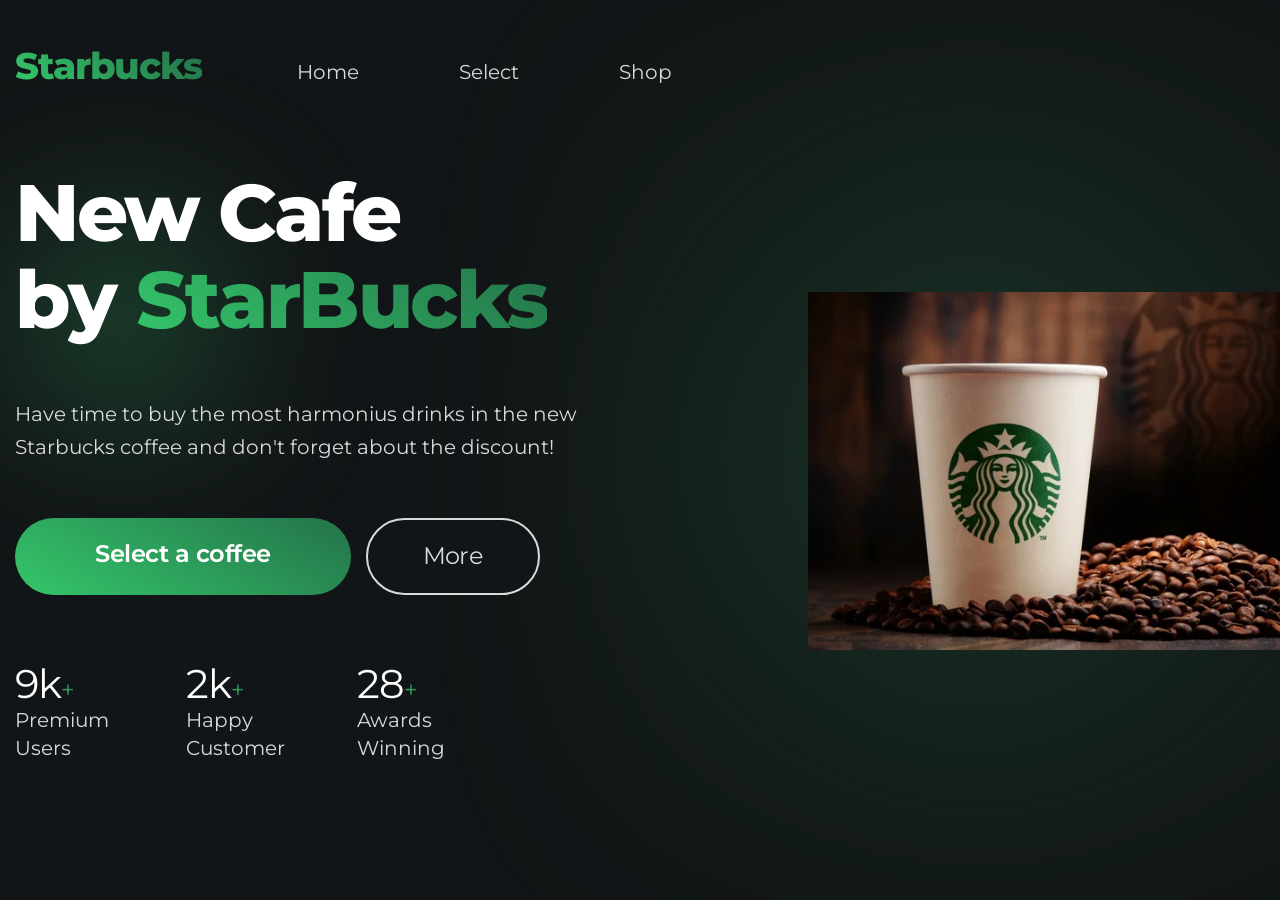
<file: starbocks 2/index.html>
<!DOCTYPE html>
<html lang="en">
    
<head>
    <meta charset="UTF-8">
    <meta name="viewport" content="width=device-width, initial-scale=1.0">
    <title>Starbucks Landing</title>
    <link rel="stylesheet" href="css/style.css">
    <style>
        .stats__item span {
            color: #fff;
            font-size: 40px;
        }

        .stats__item span::after {
            font-size: 24px;
            color: greenyellow;
        }
    </style>
</head>

<body>
    <header class="header">
        <div class="container">
            <a href="#!" class="logo text-gradient header__logo">Starbucks</a>
            
            <nav class="header__nav">
                <a href="#!" class="header__link">Home</a>
                <a href="#!" class="header__link">Select</a>
                <a href="#!" class="header__link">Shop</a>
            </nav>
        </div>
    </header>
    
    <main class="main">
        <section class="welcome">
            <div class="container">
                <div class="welcome__desc">
                    <h1 class="title welcome__title">New Cafe <br> by <span class="text-gradient">StarBucks</span></h1>
                    <p class="welcome__text">
                        Have time to buy the most harmonius drinks in the new Starbucks
                        coffee and don't forget about the discount!
                    </p>
                    <div class="welcome__btns-wrapper">
                        <a href="#!" class="btn">Select a coffee</a>
                        <a href="#!" class="link">More</a>
                    </div>
                    
                    <div class="stats">
                        <p class="stats__item">
                            <span class="stats__num">9k</span>
                            Premium
                            Users
                        </p>
                        <p class="stats__item">
                            <span class="stats__num">2k</span>
                            Happy
                            Customer
                        </p>
                        <p class="stats__item">
                            <span class="stats__num">28</span>
                            Awards
                            Winning
                        </p>
                    </div>
                </div>
                

                <div class="welcome__img-wrapper">
                    <img src="./images/cups/green-big.jpg" alt="" class="welcome__img">
                </div>


            </div>
        </section>
    </main>
</body>
</html>
</file>
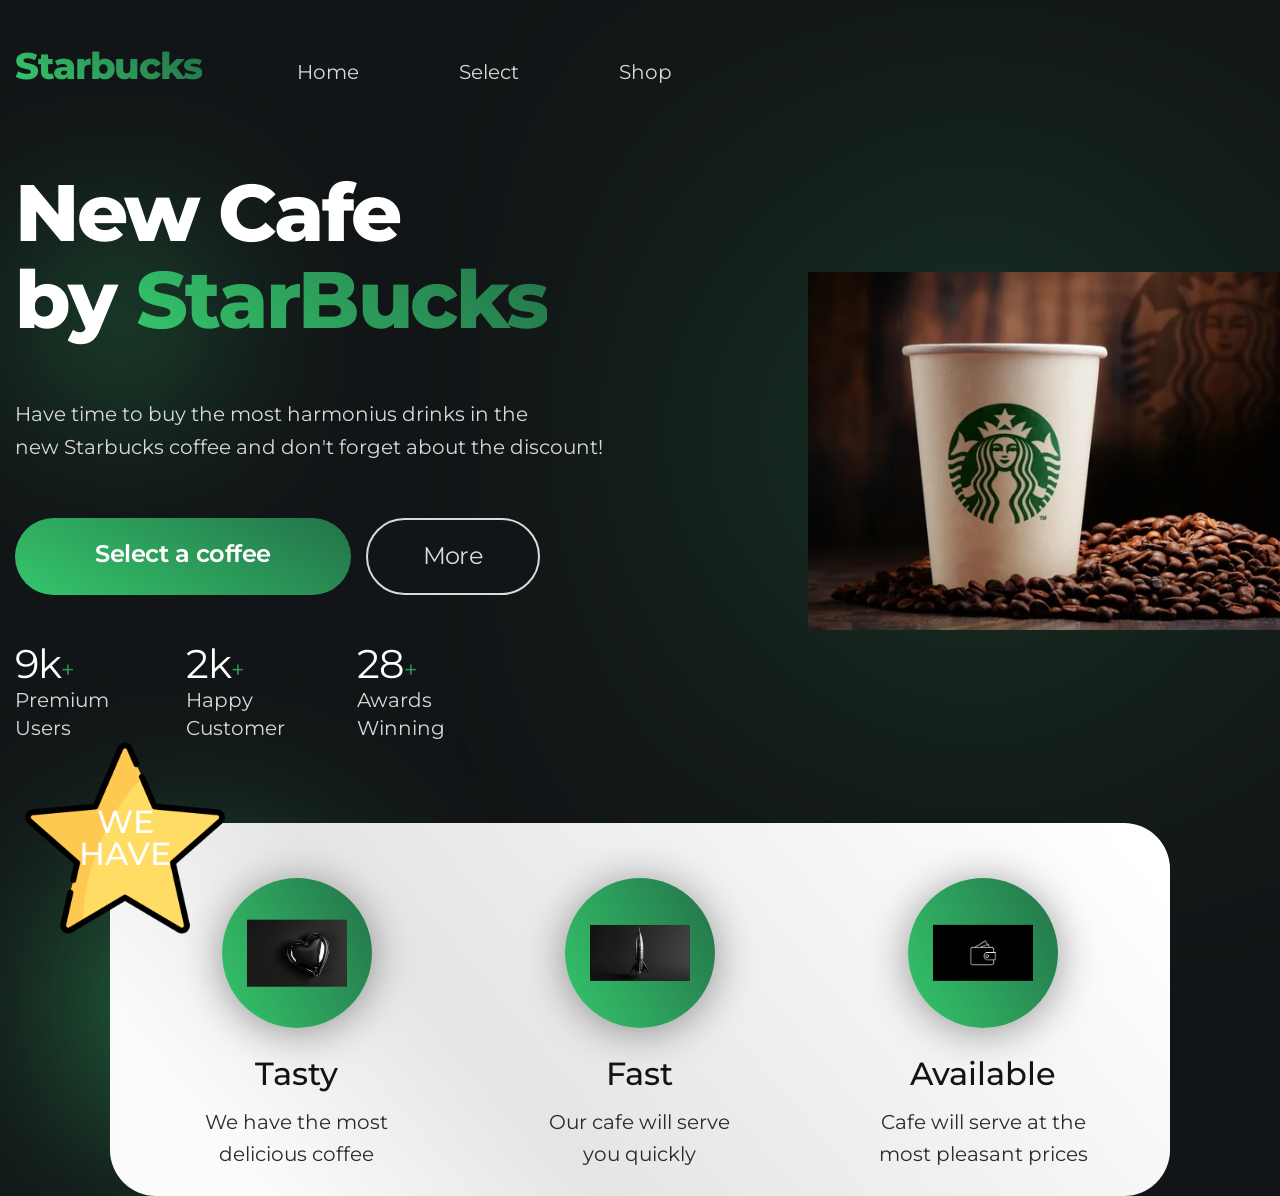
<file: starbocks 3/index.html>
<!DOCTYPE html>
<html lang="en">
    
<head>
    <meta charset="UTF-8">
    <meta name="viewport" content="width=device-width, initial-scale=1.0">
    <title>Starbucks Landing</title>
    <link rel="stylesheet" href="css/style.css">
    <style>
        .stats__item span {
            color: #fff;
            font-size: 40px;
        }

        .stats__item span::after {
            font-size: 24px;
            color: greenyellow;
        }
    </style>
</head>

<body>
    <header class="header">
        <div class="container">
            <a href="#!" class="logo text-gradient header__logo">Starbucks</a>
            
            <nav class="header__nav">
                <a href="#!" class="header__link">Home</a>
                <a href="#!" class="header__link">Select</a>
                <a href="#!" class="header__link">Shop</a>
            </nav>
        </div>
    </header>
    
    <main class="main">
        <section class="welcome">
            <div class="container">
                <div class="welcome__desc">
                    <h1 class="title welcome__title">New Cafe <br> by <span class="text-gradient">StarBucks</span></h1>
                    <!-- ! &nbsp; -->
                    <p class="welcome__text">
                        Have time to buy the most harmonius drinks in the new&nbsp;Starbucks coffee and don't forget
                        about the discount!
                    </p>
                    <div class="welcome__btns-wrapper">
                        <a href="#!" class="btn">Select a coffee</a>
                        <a href="#!" class="link">More</a>
                    </div>
                    
                    <div class="stats">
                        <p class="stats__item">
                            <span class="stats__num">9k</span>
                            Premium
                            Users
                        </p>
                        <p class="stats__item">
                            <span class="stats__num">2k</span>
                            Happy
                            Customer
                        </p>
                        <p class="stats__item">
                            <span class="stats__num">28</span>
                            Awards
                            Winning
                        </p>
                    </div>
                </div>
                

                <div class="welcome__img-wrapper">
                    <img src="./images/cups/green-big.jpg" alt="" class="welcome__img">
                </div>


            </div>
        </section>
        

        <section class="benefits">
            <div class="container benefits__container">

                <!-- <p class="benefits__badge">we<br>have</p> -->
                

                
                <div class="benefits__item">
                    <div class="benefits__img-wrapper">
                        <img src="images/icons/3d/heart.jpg" alt="" class="benefits__icon benefits__icon--heart">
                    </div>
                    <p class="benefits__title">Tasty</p>
                    <p class="benefits__desc">We have the most delicious coffee</p>
                </div>

                <div class="benefits__item">
                    <div class="benefits__img-wrapper">
                        <img src="images/icons/3d/rocket.jpg" alt="" class="benefits__icon benefits__icon--rocket">
                    </div>
                    <p class="benefits__title">Fast</p>
                    <p class="benefits__desc">Our cafe will serve you quickly</p>
                </div>

                <div class="benefits__item">
                    <div class="benefits__img-wrapper">
                        <img src="images/icons/3d/money.jpg" alt="" class="benefits__icon benefits__icon--money">
                    </div>
                    <p class="benefits__title">Available</p>
                    <p class="benefits__desc">Cafe will serve at the most pleasant
                    prices</p>
                </div>
            </div>
        </section>
    </main>
</body>
</html>
</file>
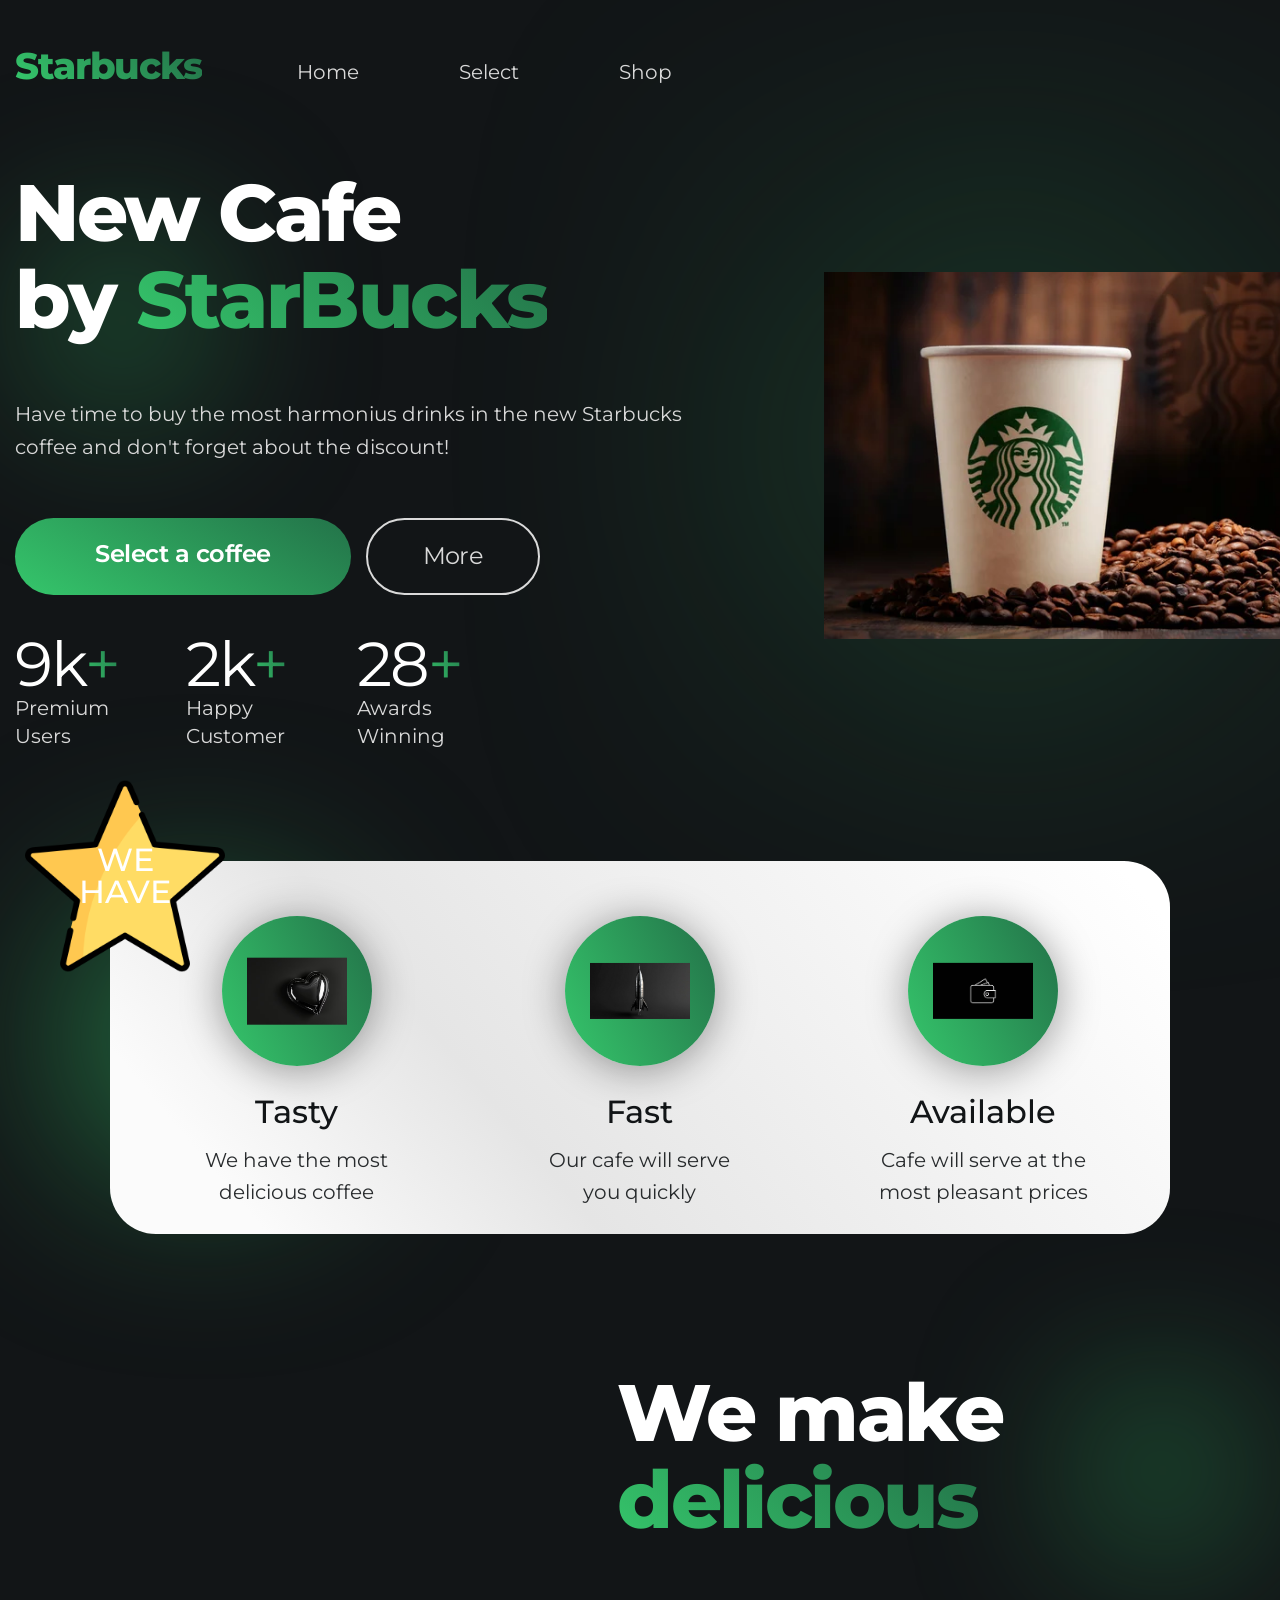
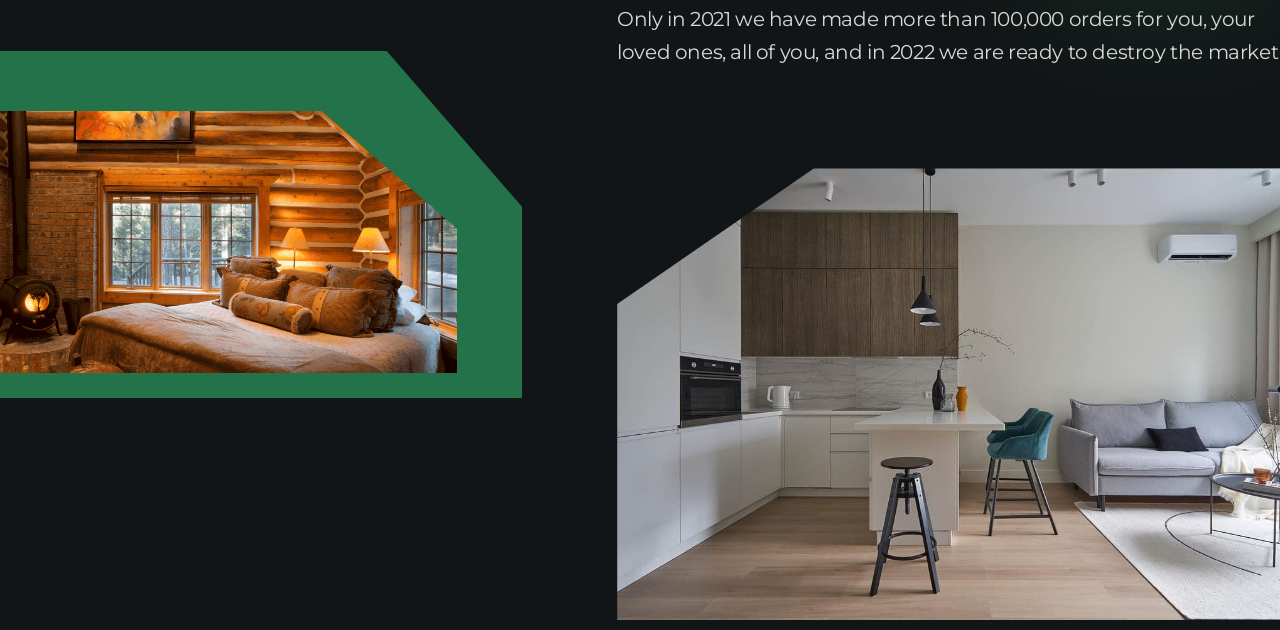
<file: starbocks 4/index.html>
<!DOCTYPE html>
<html lang="en">
    
<head>
    <meta charset="UTF-8">
    <meta name="viewport" content="width=device-width, initial-scale=1.0">
    <title>Starbucks Landing</title>
    <link rel="stylesheet" href="css/style.css">
    <style>
        .stats__item span {
            color: #fff;
            font-size: 40px;
        }

        .stats__item span::after {
            font-size: 24px;
            color: greenyellow;
        }
    </style>
</head>

<body>
    <header class="header">
        <div class="container">
            <a href="#!" class="logo text-gradient header__logo">Starbucks</a>
            
            <nav class="header__nav">
                <a href="#!" class="header__link">Home</a>
                <a href="#!" class="header__link">Select</a>
                <a href="#!" class="header__link">Shop</a>
            </nav>
        </div>
    </header>
    
    <main class="main">

        <!-- welcome -->

        <section class="welcome">
            <div class="container">
                <div class="welcome__desc">
                    <h1 class="title welcome__title">New Cafe <br> by <span class="text-gradient">StarBucks</span></h1>
                    <!-- ! &nbsp; -->
                    <p class="welcome__text">
                        Have time to buy the most harmonius drinks in the new&nbsp;Starbucks coffee and don't forget
                        about the discount!
                    </p>
                    <div class="welcome__btns-wrapper">
                        <a href="#!" class="btn">Select a coffee</a>
                        <a href="#!" class="link">More</a>
                    </div>
                    
                    <div class="history">
                        <p class="history__item">
                            <span class="history__num">9k</span>
                            Premium
                            Users
                        </p>
                        <p class="history__item">
                            <span class="history__num">2k</span>
                            Happy
                            Customer
                        </p>
                        <p class="history__item">
                            <span class="history__num">28</span>
                            Awards
                            Winning
                        </p>
                    </div>
                </div>
                

                <div class="welcome__img-wrapper">
                    <img src="./images/cups/green-big.jpg" alt="" class="welcome__img">
                </div>


            </div>
        </section>
        

        <!-- benefits -->

        <section class="benefits">
            <div class="container benefits__container">

                <!-- <p class="benefits__badge">we<br>have</p> -->
                

                
                <div class="benefits__item">
                    <div class="benefits__img-wrapper">
                        <img src="images/icons/3d/heart.jpg" alt="" class="benefits__icon benefits__icon--heart">
                    </div>
                    <p class="benefits__title">Tasty</p>
                    <p class="benefits__desc">We have the most delicious coffee</p>
                </div>

                <div class="benefits__item">
                    <div class="benefits__img-wrapper">
                        <img src="images/icons/3d/rocket.jpg" alt="" class="benefits__icon benefits__icon--rocket">
                    </div>
                    <p class="benefits__title">Fast</p>
                    <p class="benefits__desc">Our cafe will serve you quickly</p>
                </div>

                <div class="benefits__item">
                    <div class="benefits__img-wrapper">
                        <img src="images/icons/3d/money.jpg" alt="" class="benefits__icon benefits__icon--money">
                    </div>
                    <p class="benefits__title">Available</p>
                    <p class="benefits__desc">Cafe will serve at the most pleasant
                    prices</p>
                </div>
            </div>
        </section>

        <!-- stats -->

        <section class="stats">
            <div class="container">
                <div class="stats__img-wrapper">
                    <img src="images/room.jpg" alt="" class="stats__img">
                </div>

                <div class="stats__text">
                    <h2 class="title stats__title">We make <span 
                    class="text-gradient">delicious</span></h2>
                    <p class="stats__desc">Only in 2021 we have made more than 100,000
                        orders for you, your loved ones, all of you, and in 2022 we are
                        ready to destroy the market</p>
                    <img src="images/kitchen.jpg" alt="" class="stats__pic">
                </div>
            </div>
        </section>
    </main>
</body>
</html>
</file>
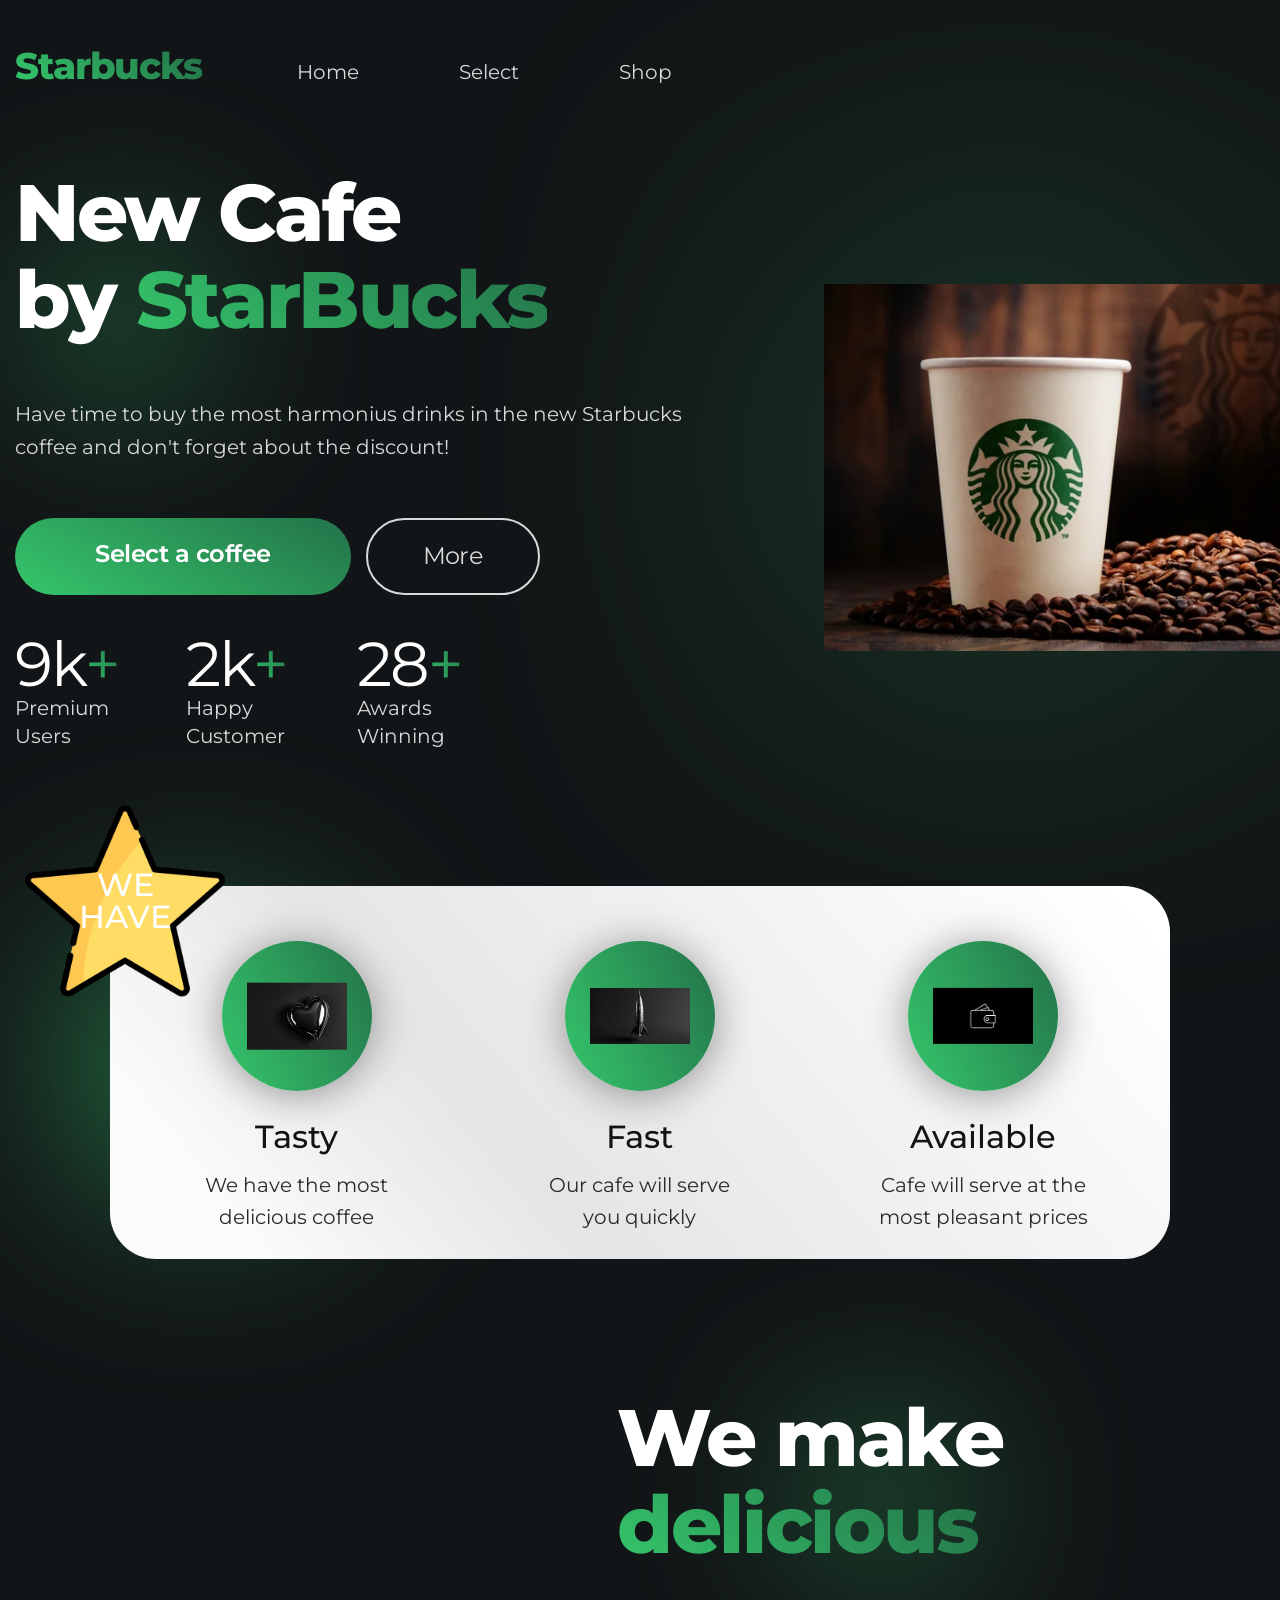
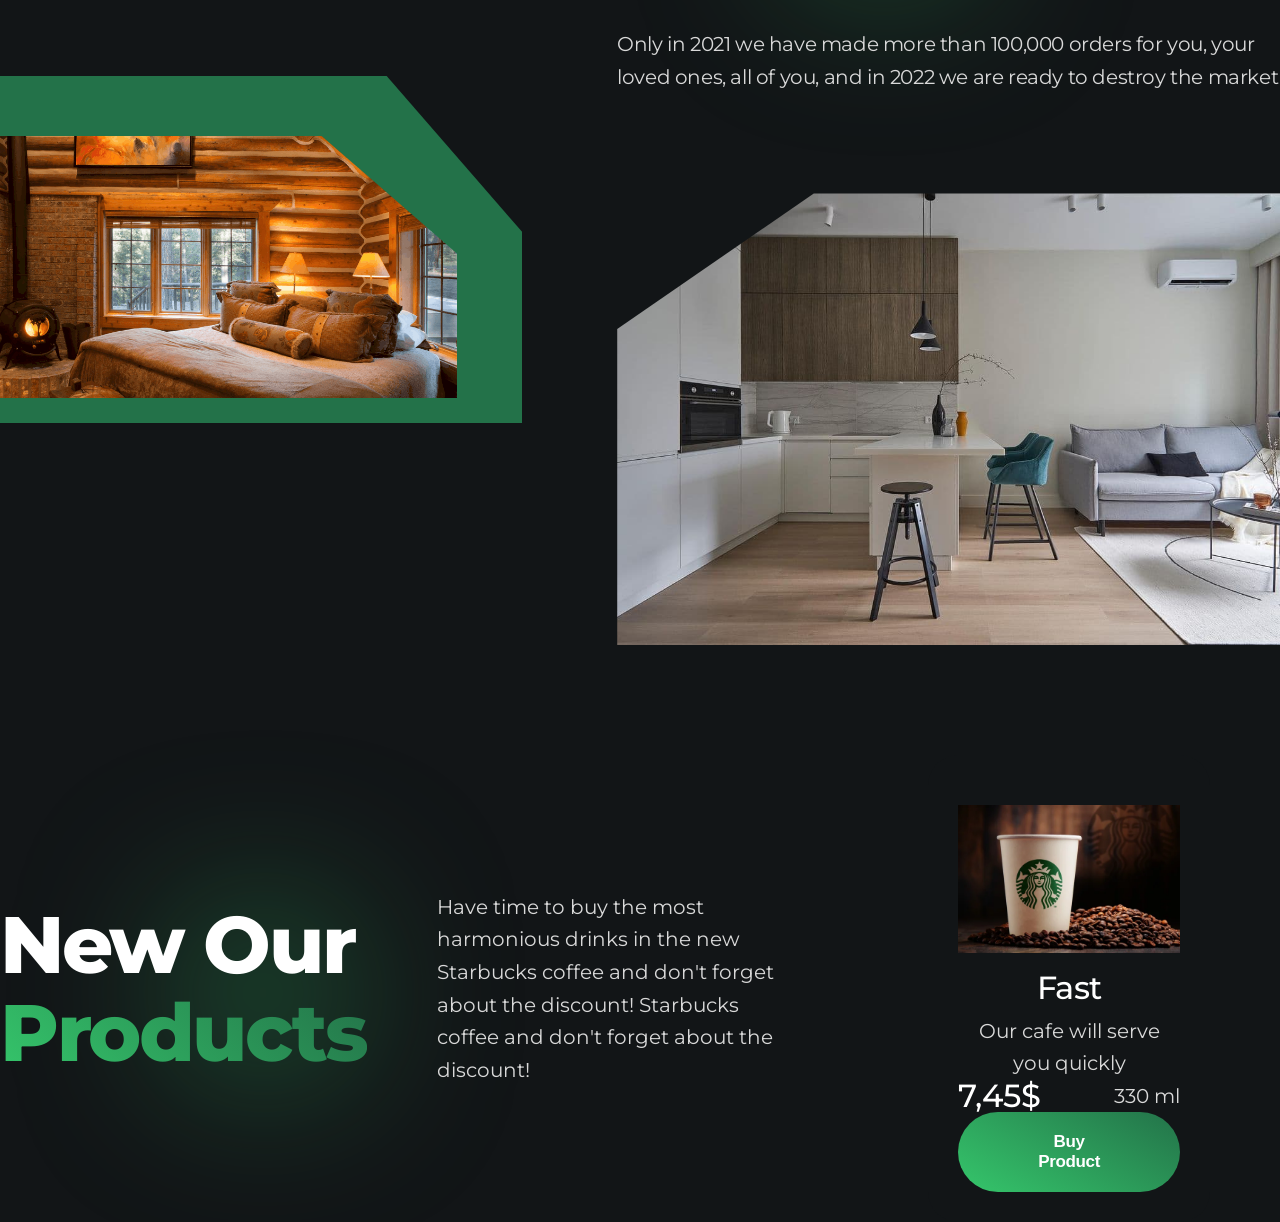
<file: starbocks 5/index.html>
<!DOCTYPE html>
<html lang="en">
    
<head>
    <meta charset="UTF-8">
    <meta name="viewport" content="width=device-width, initial-scale=1.0">
    <title>Starbucks Landing</title>
    <link rel="stylesheet" href="css/style.css">
    <style>
        .stats__item span {
            color: #fff;
            font-size: 40px;
        }

        .stats__item span::after {
            font-size: 24px;
            color: greenyellow;
        }
    </style>
</head>

<body>
    <header class="header">
        <div class="container">
            <a href="#!" class="logo text-gradient header__logo">Starbucks</a>
            
            <nav class="header__nav">
                <a href="#!" class="header__link">Home</a>
                <a href="#!" class="header__link">Select</a>
                <a href="#!" class="header__link">Shop</a>
            </nav>
        </div>
    </header>
    
    <main class="main">

        <!-- welcome -->

        <section class="welcome">
            <div class="container">
                <div class="welcome__desc">
                    <h1 class="title welcome__title">New Cafe <br> by <span class="text-gradient">StarBucks</span></h1>
                    <!-- ! &nbsp; -->
                    <p class="welcome__text">
                        Have time to buy the most harmonius drinks in the new&nbsp;Starbucks coffee and don't forget
                        about the discount!
                    </p>
                    <div class="welcome__btns-wrapper">
                        <a href="#!" class="btn">Select a coffee</a>
                        <a href="#!" class="link">More</a>
                    </div>
                    
                    <div class="history">
                        <p class="history__item">
                            <span class="history__num">9k</span>
                            Premium
                            Users
                        </p>
                        <p class="history__item">
                            <span class="history__num">2k</span>
                            Happy
                            Customer
                        </p>
                        <p class="history__item">
                            <span class="history__num">28</span>
                            Awards
                            Winning
                        </p>
                    </div>
                </div>
                

                <div class="welcome__img-wrapper">
                    <img src="./images/cups/green-big.jpg" alt="" class="welcome__img">
                </div>


            </div>
        </section>
        

        <!-- benefits -->

        <section class="benefits">
            <div class="container benefits__container">

                <!-- <p class="benefits__badge">we<br>have</p> -->
                

                
                <div class="benefits__item">
                    <div class="benefits__img-wrapper">
                        <img src="images/icons/3d/heart.jpg" alt="" class="benefits__icon benefits__icon--heart">
                    </div>
                    <p class="benefits__title">Tasty</p>
                    <p class="benefits__desc">We have the most delicious coffee</p>
                </div>

                <div class="benefits__item">
                    <div class="benefits__img-wrapper">
                        <img src="images/icons/3d/rocket.jpg" alt="" class="benefits__icon benefits__icon--rocket">
                    </div>
                    <p class="benefits__title">Fast</p>
                    <p class="benefits__desc">Our cafe will serve you quickly</p>
                </div>

                <div class="benefits__item">
                    <div class="benefits__img-wrapper">
                        <img src="images/icons/3d/money.jpg" alt="" class="benefits__icon benefits__icon--money">
                    </div>
                    <p class="benefits__title">Available</p>
                    <p class="benefits__desc">Cafe will serve at the most pleasant
                    prices</p>
                </div>
            </div>
        </section>

        <!-- stats -->

        <section class="stats">
            <div class="container">
                <div class="stats__img-wrapper">
                    <img src="images/room.jpg" alt="" class="stats__img">
                </div>

                <div class="stats__text">
                    <h2 class="title stats__title">We make <span 
                    class="text-gradient">delicious</span></h2>
                    <p class="stats__desc">Only in 2021 we have made more than 100,000
                        orders for you, your loved ones, all of you, and in 2022 we are
                        ready to destroy the market</p>
                    <img src="images/kitchen.jpg" alt="" class="stats__pic">
                </div>
            </div>
        </section>

        <!-- product -->

        <section class="product">
            <div class="products__text">
                <h2 class="title products__title">New Our <span
                class="text-gradient">Products</span></h2>
                <p class="products__desc">Have time to buy the most harmonious
                drinks in the new Starbucks coffee and don't forget about the 
                discount! Starbucks coffee and don't forget about the discount!
                </p>

                <p class="produts__cards">
                    <div class="card">
                        <div class="card__img-wrapper">
                            <img src="images/cups/green-big.jpg" alt="" class="card__img">
                        </div>
                        
                        <p class="card__title">Fast</p>
                        <p class="card__desc">Our cafe will serve you quickly</p>

                        <div class="card__row">
                            <p class="card__price">7,45$</p>
                            <p class="card__size">330 ml</p>
                        </div>

                        <button class="btn card__btn">Buy Product</button>
                    </div>
                </p>
            </div>
        </section>

    </main>
</body>
</html>
</file>
<file: starbocks 2/css/style.css>
@import url('https://fonts.googleapis.com/css2?family=Montserrat:wght@100..900&display=swap');

/* 
Regular 400
Medium 500
SemiBold 600
ExtraBold 800
*/

/* * {
    box-sizing: border-box;
} */

html {
    overflow-x: hidden;
}

body {
    margin: 0;


    font-family: 'Montserrat', serif;
    color: #D9D9D9;


    font-size: 20px;
    line-height: 163%;
    /* letter-spacing: -0.02em; */


    background-color: #121517;

}

img {
    max-width: 100%;
}

h1, h2 {
    font-weight: 800;
    margin: 0;
}

a {
    color: #D9D9D9;
    text-decoration: none;
    transition: opacity 0.3s;
}

a:hover {
    opacity: 0.6;
}


.header {
    padding: 50px 0;
}

.header .container {
    display: flex;
    align-items: baseline;
    gap: 95px;
}
.container {
    max-width: 1300px;
    margin: 0 auto;
    padding: 0 15px;
}


.logo {
    font-weight: 800;
    font-size: 37px;
    letter-spacing: -0.03em;
}


.text-gradient {
    background: linear-gradient(223deg, #237249 0%, #35c66b 100%);
    background-clip: text;
    -webkit-background-clip: text;
    -webkit-text-fill-color: transparent;
}

.btn {

    padding: 20px 80px;
    border-radius: 83px;
    background: linear-gradient(210deg, #237249 0%, #35c66b 100%);

    font-weight: 639;
    font-size: 24px;
    letter-spacing: -0.02em;
    color: #fff;
    transition: 0.3s;
}


.link {

    padding: 20px 55px;


    background: #121517;
    border: 2px solid #dadada;

    border-radius: 40px; /* скругление как на кнопке */

    
    font-size: 24px;
    letter-spacing: -0.03em;
    color: #d9d9d9;

    text-decoration: none;
    text-align: center;

    transition: all 0.3s ease;
}



.header__logo {
}

.header__nav {
}

.header__link + .header__link {
    margin-left: 95px;
}


/* main */




.main {
}



.welcome {
    margin-top: 30px;
}


.welcome__desc {
    min-width: 575px;
}

.welcome .container {
    display: flex;
    align-items: center;
    justify-content: space-between;
}

.title {
    font-size: 80px;
    line-height: 109%;
    letter-spacing: -0.03em;
    color: #fff;
}

.welcome__title {
    margin-bottom: 55px;
    position: relative;
}

.welcome__title::before {
    content: "";

    position: absolute;
    left: 40px;
    top: 80px;
    z-index: -5;


    /* display: block; */
    width: 140px;
    height: 140px;

    border-radius: 100%;
    background: linear-gradient(245deg, rgba(35, 114, 73, 0.55) 0%, rgba(53, 198, 107, 0.73) 51.85%);
    filter: blur(90px);
}

.welcome__text {
    margin-bottom: 55px;
}

.welcome__btns-wrapper {
    display: flex;
    gap: 15px;
    margin-bottom: 55px;
}


.stats {
    display: flex;
    gap: 45px;
}

.stats__item {
    width: 126px;
    line-height: 144%;
}

.stats__num {
    font-weight: 400;
    font-size: 62px;
    /* line-height: 109%; */
    letter-spacing: -0.03em;
    color: #fff;
}

.stats__num::after {
    content: "+";
    background: linear-gradient(244deg, #237249 0%, #35c66b 100%);
    background-clip: text;
    -webkit-background-clip: text;
    -webkit-text-fill-color: transparent;
}

.welcome__img-wrapper {
    padding-right: 60px;
    position: relative;
}

/* .welcome__img-wrapper::before {
    content: "";
    width: 860px;
    height: 620px;

    position: absolute;
    right: -230px;
    bottom: -180px;
    z-index: -10;

    
    background: linear-gradient(245deg, rgba(35, 114, 73, 0.55) 0%, rgba(53, 198, 107, 0.73) 51.85%);
    background-size: contain;
    background-position: center;
    background-repeat: no-repeat;
} */
    


.welcome__img-wrapper::after {
    content: "";

    position: absolute;
    right: 130px;
    bottom: 60px;
    z-index: -5;

    width: 300px;
    height: 300px;

    border-radius: 100%;
    background: linear-gradient(245deg, rgba(35, 114, 73, 0.55) 0%, rgba(53, 198, 107, 0.73) 51.85%);
    filter: blur(170px);
}

.welcome__img {
    width: 770px;
    margin-left: 140px;
}
</file>
<file: starbocks 3/css/style.css>
@import url('https://fonts.googleapis.com/css2?family=Montserrat:wght@100..900&display=swap');

/* 
Regular 400
Medium 500
SemiBold 600
ExtraBold 800
*/

/* * {
    box-sizing: border-box;
} */

html {
    overflow-x: hidden;
}

body {
    margin: 0;


    font-family: 'Montserrat', serif;
    color: #D9D9D9;


    font-size: 20px;
    line-height: 163%;
    /* letter-spacing: -0.02em; */


    background-color: #121517;

}

img {
    max-width: 100%;
}

h1, h2 {
    font-weight: 800;
    margin: 0;
}

p {
    margin: 0;
}

a {
    color: #D9D9D9;
    text-decoration: none;
    transition: opacity 0.3s;
}

a:hover {
    opacity: 0.6;
}


.header {
    padding: 50px 0;
}

.header .container {
    display: flex;
    align-items: baseline;
    gap: 95px;
}
.container {
    max-width: 1300px;
    margin: 0 auto;
    padding: 0 15px;
}


.logo {
    font-weight: 800;
    font-size: 37px;
    letter-spacing: -0.03em;
}


.text-gradient {
    background: linear-gradient(223deg, #237249 0%, #35c66b 100%);
    background-clip: text;
    -webkit-background-clip: text;
    -webkit-text-fill-color: transparent;
}

.btn {

    padding: 20px 80px;
    border-radius: 83px;
    background: linear-gradient(210deg, #237249 0%, #35c66b 100%);

    font-weight: 639;
    font-size: 24px;
    letter-spacing: -0.02em;
    color: #fff;
    transition: 0.3s;
}


.link {

    padding: 20px 55px;


    background: #121517;
    border: 2px solid #dadada;

    border-radius: 40px; /* скругление как на кнопке */

    
    font-size: 24px;
    letter-spacing: -0.03em;
    color: #d9d9d9;

    text-decoration: none;
    text-align: center;

    transition: all 0.3s ease;
}



.header__logo {
}

.header__nav {
}

.header__link + .header__link {
    margin-left: 95px;
}


/* main */




.main {
}



.welcome {
    margin-top: 30px;
}


.welcome__desc {
    min-width: 575px;
}

.welcome .container {
    display: flex;
    align-items: center;
    justify-content: space-between;
}

.title {
    font-size: 80px;
    line-height: 109%;
    letter-spacing: -0.03em;
    color: #fff;
}

.welcome__title {
    margin-bottom: 55px;
    position: relative;
}

.welcome__title::before {
    content: "";

    position: absolute;
    left: 40px;
    top: 80px;
    z-index: -5;


    /* display: block; */
    width: 140px;
    height: 140px;

    border-radius: 100%;
    background: linear-gradient(245deg, rgba(35, 114, 73, 0.55) 0%, rgba(53, 198, 107, 0.73) 51.85%);
    filter: blur(90px);
}

.welcome__text {
    margin-bottom: 55px;
}

.welcome__btns-wrapper {
    display: flex;
    gap: 15px;
    margin-bottom: 55px;
}


.stats {
    display: flex;
    gap: 45px;
}

.stats__item {
    width: 126px;
    line-height: 144%;
}

.stats__num {
    font-weight: 400;
    font-size: 62px;
    /* line-height: 109%; */
    letter-spacing: -0.03em;
    color: #fff;
}

.stats__num::after {
    content: "+";
    background: linear-gradient(244deg, #237249 0%, #35c66b 100%);
    background-clip: text;
    -webkit-background-clip: text;
    -webkit-text-fill-color: transparent;
}

.welcome__img-wrapper {
    padding-right: 60px;
    position: relative;
}

/* .welcome__img-wrapper::before {
    content: "";
    width: 860px;
    height: 620px;

    position: absolute;
    right: -230px;
    bottom: -180px;
    z-index: -10;

    
    background: linear-gradient(245deg, rgba(35, 114, 73, 0.55) 0%, rgba(53, 198, 107, 0.73) 51.85%);
    background-size: contain;
    background-position: center;
    background-repeat: no-repeat;
} */
    


.welcome__img-wrapper::after {
    content: "";

    position: absolute;
    right: 130px;
    bottom: 60px;
    z-index: -5;

    width: 300px;
    height: 300px;

    border-radius: 100%;
    background: linear-gradient(245deg, rgba(35, 114, 73, 0.55) 0%, rgba(53, 198, 107, 0.73) 51.85%);
    filter: blur(170px);
}

.welcome__img {
    width: 770px;
    margin-left: 140px;
}




/* benefits */





.benefits {
    margin-top: 80px;
}
.container {
}
.benefits__container {
    max-width: 1030px;
    padding-top: 55px;
    padding-bottom: 25px;

    position: relative;


    display: flex;
    justify-content: space-around;

    background: linear-gradient(230deg, #fff 3.94%, #e5e5e5 64.08%, #fbfbfb 88.62%);
    border-radius: 46px;
}

.benefits__container::before {
    content: "";

    position: absolute;
    left: -30px;
    top: 50px;
    z-index: -5;


    /* display: block; */
    width: 250px;
    height: 250px;

    border-radius: 100%;
    background: linear-gradient(245deg, rgba(35, 114, 73, 0.55) 0%, rgba(53, 198, 107, 0.73) 51.85%);
    filter: blur(100px);
}

.benefits__container::after {
    content: "WE\AHAVE";

    white-space: pre-wrap;
    

    position: absolute;
    top: 15px;
    left: 15px;

    display: flex;
    align-items: center;
    justify-content: center;

    z-index: 10;

    width: 200px;
    height: 200px;


    font-weight: 500;
    font-size: 32px;
    text-transform: uppercase;
    text-align: center;
    color: #fff;


    transform: translate(-50%, -50%);


    /* background-color: red; */
    background-image: url("../images/icons/star.png");
    background-size: contain;
    background-position: center;
    background-repeat: no-repeat;
    
}



/* .benefits__badge {
    white-space: pre-wrap;
    

    position: absolute;
    top: 0;
    left: 0;

    display: flex;
    align-items: center;
    justify-content: center;

    z-index: 10;

    width: 180px;
    height: 180px;


    font-weight: 500;
    font-size: 32px;
    text-transform: uppercase;
    text-align: center;
    color: #fff;



    background-image: url("../images/icons/star.png");
    background-size: contain;
    background-position: center;
    background-repeat: no-repeat;
    
} */



.benefits__item {
    max-width: 220px;
    text-align: center;
}
.benefits__img-wrapper {
    display: flex;
    justify-content: center;
    align-items: center;

    position: relative;

    margin-bottom: 30px;

    /* background-color: red; */
}

.benefits__img-wrapper::before {
    content: "";
    display: block;
    width: 150px;
    height: 150px;
    
    
    border-radius: 100%;
    background: linear-gradient(245deg, #237249 0%, #35c66b 100%);
    box-shadow: 0 4px 41px 0 rgba(0, 0, 0, 0.39);
}

.benefits__heart {
    top: calc(50% + 10px);
    left: calc(50% + 5px);
}

.benefits__rocket {
    width: 210px;
    top: calc(50% + 10px);
    left: calc(50% - 10px);
}

.benefits__money {
    width: 210px;
    /* top: calc(50% + 10px);
    left: calc(50% - 10px); */
}

.benefits__title {
    margin-bottom: 15px;
    text-align: center;
    font-weight: 500;
    font-size: 32px;
    color: #121517;
}
.benefits__desc {
    line-height: 163%;
    color: rgba(18, 21, 23, 0.9);
}

.benefits__icon {
    width: 100px;

    position: absolute;
    top: 50%;
    left: 50%;
    z-index: 5;

    transform: translate(-50%, -50%);

    
    /* margin-left: 25px; */
}
</file>
<file: starbocks 4/css/style.css>
@import url('https://fonts.googleapis.com/css2?family=Montserrat:wght@100..900&display=swap');

/* 
Regular 400
Medium 500
SemiBold 600
ExtraBold 800
*/

/* * {
    box-sizing: border-box;
} */

html {
    overflow-x: hidden;
}

body {
    margin: 0;


    font-family: 'Montserrat', serif;
    color: #D9D9D9;


    font-size: 20px;
    line-height: 163%;
    /* letter-spacing: -0.02em; */


    background-color: #121517;

}

img {
    max-width: 100%;
}

h1, h2 {
    font-weight: 800;
    margin: 0;
}

p {
    margin: 0;
}

a {
    color: #D9D9D9;
    text-decoration: none;
    transition: opacity 0.3s;
}

a:hover {
    opacity: 0.6;
}


.header {
    padding: 50px 0;
}

.header .container {
    display: flex;
    align-items: baseline;
    gap: 95px;
}
.container {
    width: 100%;
    max-width: 1300px;
    margin: 0 auto;
    padding: 0 15px;
}


.logo {
    font-weight: 800;
    font-size: 37px;
    letter-spacing: -0.03em;
}


.text-gradient {
    background: linear-gradient(223deg, #237249 0%, #35c66b 100%);
    background-clip: text;
    -webkit-background-clip: text;
    -webkit-text-fill-color: transparent;
}

.btn {

    padding: 20px 80px;
    border-radius: 83px;
    background: linear-gradient(210deg, #237249 0%, #35c66b 100%);

    font-weight: 639;
    font-size: 24px;
    letter-spacing: -0.02em;
    color: #fff;
    transition: 0.3s;
}


.link {

    padding: 20px 55px;


    background: #121517;
    border: 2px solid #dadada;

    border-radius: 40px; /* скругление как на кнопке */

    
    font-size: 24px;
    letter-spacing: -0.03em;
    color: #d9d9d9;

    text-decoration: none;
    text-align: center;

    transition: all 0.3s ease;
}



.header__logo {
}

.header__nav {
}

.header__link + .header__link {
    margin-left: 95px;
}


/* main */




.main {
}



.welcome {
    margin-top: 30px;
}


.welcome__desc {
    min-width: 575px;
}

.welcome .container {
    display: flex;
    align-items: center;
    justify-content: space-between;
}

.title {
    font-size: 80px;
    line-height: 109%;
    letter-spacing: -0.03em;
    color: #fff;
}

.welcome__title {
    margin-bottom: 55px;
    position: relative;
}

.welcome__title::before {
    content: "";

    position: absolute;
    left: 40px;
    top: 80px;
    z-index: -5;


    /* display: block; */
    width: 140px;
    height: 140px;

    border-radius: 100%;
    background: linear-gradient(245deg, rgba(35, 114, 73, 0.55) 0%, rgba(53, 198, 107, 0.73) 51.85%);
    filter: blur(90px);
}

.welcome__text {
    margin-bottom: 55px;
}

.welcome__btns-wrapper {
    display: flex;
    gap: 15px;
    margin-bottom: 55px;
}


.history {
    display: flex;
    gap: 45px;
}

.history__item {
    width: 126px;
    line-height: 144%;
}

.history__num {
    font-weight: 400;
    font-size: 62px;
    /* line-height: 109%; */
    letter-spacing: -0.03em;
    color: #fff;
}

.history__num::after {
    content: "+";
    background: linear-gradient(244deg, #237249 0%, #35c66b 100%);
    background-clip: text;
    -webkit-background-clip: text;
    -webkit-text-fill-color: transparent;
}

.welcome__img-wrapper {
    padding-right: 60px;
    position: relative;
}

/* .welcome__img-wrapper::before {
    content: "";
    width: 860px;
    height: 620px;

    position: absolute;
    right: -230px;
    bottom: -180px;
    z-index: -10;

    
    background: linear-gradient(245deg, rgba(35, 114, 73, 0.55) 0%, rgba(53, 198, 107, 0.73) 51.85%);
    background-size: contain;
    background-position: center;
    background-repeat: no-repeat;
} */
    


.welcome__img-wrapper::after {
    content: "";

    position: absolute;
    right: 130px;
    bottom: 60px;
    z-index: -5;

    width: 300px;
    height: 300px;

    border-radius: 100%;
    background: linear-gradient(245deg, rgba(35, 114, 73, 0.55) 0%, rgba(53, 198, 107, 0.73) 51.85%);
    filter: blur(170px);
}

.welcome__img {
    width: 770px;
    margin-left: 140px;
}




/* benefits */





.benefits {
    margin-top: 110px;
}
.container {
}
.benefits__container {
    max-width: 1030px;
    padding-top: 55px;
    padding-bottom: 25px;

    position: relative;


    display: flex;
    justify-content: space-around;

    background: linear-gradient(230deg, #fff 3.94%, #e5e5e5 64.08%, #fbfbfb 88.62%);
    border-radius: 46px;
}

.benefits__container::before {
    content: "";

    position: absolute;
    left: -30px;
    top: 50px;
    z-index: -5;


    /* display: block; */
    width: 250px;
    height: 250px;

    border-radius: 100%;
    background: linear-gradient(245deg, rgba(35, 114, 73, 0.55) 0%, rgba(53, 198, 107, 0.73) 51.85%);
    filter: blur(100px);
}

.benefits__container::after {
    content: "WE\AHAVE";

    white-space: pre-wrap;
    

    position: absolute;
    top: 15px;
    left: 15px;

    display: flex;
    align-items: center;
    justify-content: center;

    z-index: 10;

    width: 200px;
    height: 200px;


    font-weight: 500;
    font-size: 32px;
    text-transform: uppercase;
    text-align: center;
    color: #fff;


    transform: translate(-50%, -50%);


    /* background-color: red; */
    background-image: url("../images/icons/star.png");
    background-size: contain;
    background-position: center;
    background-repeat: no-repeat;
    
}



/* .benefits__badge {
    white-space: pre-wrap;
    

    position: absolute;
    top: 0;
    left: 0;

    display: flex;
    align-items: center;
    justify-content: center;

    z-index: 10;

    width: 180px;
    height: 180px;


    font-weight: 500;
    font-size: 32px;
    text-transform: uppercase;
    text-align: center;
    color: #fff;



    background-image: url("../images/icons/star.png");
    background-size: contain;
    background-position: center;
    background-repeat: no-repeat;
    
} */



.benefits__item {
    max-width: 220px;
    text-align: center;
}
.benefits__img-wrapper {
    display: flex;
    justify-content: center;
    align-items: center;

    position: relative;

    margin-bottom: 30px;

    /* background-color: red; */
}

.benefits__img-wrapper::before {
    content: "";
    display: block;
    width: 150px;
    height: 150px;
    
    
    border-radius: 100%;
    background: linear-gradient(245deg, #237249 0%, #35c66b 100%);
    box-shadow: 0 4px 41px 0 rgba(0, 0, 0, 0.39);
}

.benefits__heart {
    top: calc(50% + 10px);
    left: calc(50% + 5px);
}

.benefits__rocket {
    width: 210px;
    top: calc(50% + 10px);
    left: calc(50% - 10px);
}

.benefits__money {
    width: 210px;
    /* top: calc(50% + 10px);
    left: calc(50% - 10px); */
}

.benefits__title {
    margin-bottom: 15px;
    text-align: center;
    font-weight: 500;
    font-size: 32px;
    color: #121517;
}
.benefits__desc {
    color: rgba(18, 21, 23, 0.9);
}

.benefits__icon {
    width: 100px;

    position: absolute;
    top: 50%;
    left: 50%;
    z-index: 5;

    transform: translate(-50%, -50%);

    
    /* margin-left: 25px; */
}


/* stats */



.stats {
    margin-top: 135px;
}

.stats .container {
    display: flex;
    align-items: center;
    /* justify-content: space-between; */
    gap: 60px;
}

.stats__img-wrapper {
    position: relative;
    display: flex;
    /* box-shadow: -14px 26px 65px 0 rgba(0, 0, 0, 0.39); */
}

.stats__img-wrapper::before {
    content: "";

    width: 100%;
    height: 100%;

    position: absolute;
    top: 25px;
    left: -35px;
    z-index: -10;
    clip-path: polygon(75% 0, 100% 45%, 100% 100%, 0 100%, 0 0);

    background: #237249;
}


.stats__img {
    width: 1300px;
    /* max-width: 200%; */
    margin-left: -100px;
    margin-top: 85px;
    /* height: 300px; */
    clip-path: polygon(75% 0, 100% 45%, 100% 100%, 0 100%, 0 0);
}


/* .stats__text {
    min-width: 460px;
    position: relative;
} */

/* .stats__text::before {
    content: "";
    width: 920px;
    height: 670px;

    position: absolute;
    right: -145px;
    bottom: -290px;
    z-index: -10;

    background-image: url();
    background-size: contain;
    background-position: center;
    background-repeat: no-repeat;
    transform: rotate(37deg);

} */
.stats__title {
    margin-bottom: 65px;
}
.stats__title {
    margin-bottom: 60px;
    position: relative;
}

.stats__title::before {
    content: "";

    position: absolute;
    right: 60px;
    top: 30px;
    z-index: -5;


    /* display: block; */
    width: 140px;
    height: 140px;

    border-radius: 100%;
    background: linear-gradient(245deg, rgba(35, 114, 73, 0.55) 0%, rgba(53, 198, 107, 0.73) 51.85%);
    filter: blur(90px);
}


.stats__desc {
    margin-bottom: 60px;

    line-height: 163%;
    letter-spacing: -0.02em;
    color: #d9d9d9;
}
.stats__pic {
    margin-top: 40px;
    width: 1500px;

    clip-path: polygon(100% 0, 100% 100%, 0% 100%, 0 30%, 29% 0);
}
</file>
<file: starbocks 5/css/style.css>
@import url('https://fonts.googleapis.com/css2?family=Montserrat:wght@100..900&display=swap');

/* 
Regular 400
Medium 500
SemiBold 600
ExtraBold 800
*/

/* * {
    box-sizing: border-box;
} */

html {
    overflow-x: hidden;
}

body {
    margin: 0;


    font-family: 'Montserrat', serif;
    color: #D9D9D9;


    font-size: 20px;
    line-height: 163%;
    /* letter-spacing: -0.02em; */


    background-color: #121517;

}

img {
    max-width: 100%;
}

h1, h2 {
    font-weight: 800;
    margin: 0;
}

p {
    margin: 0;
}

a {
    color: #D9D9D9;
    text-decoration: none;
    transition: opacity 0.3s;
}

.button {
    transition: opacity 0.3s;
}

a:hover, button:hover {
    opacity: 0.8;
}


.header {
    padding: 50px 0;
}

.header .container {
    display: flex;
    align-items: baseline;
    gap: 95px;
}
.container {
    width: 100%;
    max-width: 1300px;
    margin: 0 auto;
    padding: 0 15px;
}


.logo {
    font-weight: 800;
    font-size: 37px;
    letter-spacing: -0.03em;
}


.text-gradient {
    background: linear-gradient(223deg, #237249 0%, #35c66b 100%);
    background-clip: text;
    -webkit-background-clip: text;
    -webkit-text-fill-color: transparent;
}

.btn {

    padding: 20px 80px;
    border-radius: 83px;
    background: linear-gradient(210deg, #237249 0%, #35c66b 100%);

    font-weight: 639;
    font-size: 24px;
    letter-spacing: -0.02em;
    color: #fff;
    transition: 0.3s;
}


.link {

    padding: 20px 55px;


    background: #121517;
    border: 2px solid #dadada;

    border-radius: 40px; /* скругление как на кнопке */

    
    font-size: 24px;
    letter-spacing: -0.03em;
    color: #d9d9d9;

    text-decoration: none;
    text-align: center;

    transition: all 0.3s ease;
}



.header__logo {
}

.header__nav {
}

.header__link + .header__link {
    margin-left: 95px;
}


/* main */




.main {
}



.welcome {
    margin-top: 30px;
}


.welcome__desc {
    min-width: 575px;
}

.welcome .container {
    display: flex;
    align-items: center;
    justify-content: space-between;
}

.title {
    font-size: 80px;
    line-height: 109%;
    letter-spacing: -0.03em;
    color: #fff;
}

.welcome__title {
    margin-bottom: 55px;
    position: relative;
}

.welcome__title::before {
    content: "";

    position: absolute;
    left: 40px;
    top: 80px;
    z-index: -5;


    /* display: block; */
    width: 140px;
    height: 140px;

    border-radius: 100%;
    background: linear-gradient(245deg, rgba(35, 114, 73, 0.55) 0%, rgba(53, 198, 107, 0.73) 51.85%);
    filter: blur(90px);
}

.welcome__text {
    margin-bottom: 55px;
}

.welcome__btns-wrapper {
    display: flex;
    gap: 15px;
    margin-bottom: 55px;
}


.history {
    display: flex;
    gap: 45px;
    padding-bottom: 25px;
}

.history__item {
    width: 126px;
    line-height: 144%;
}

.history__num {
    font-weight: 400;
    font-size: 62px;
    /* line-height: 109%; */
    letter-spacing: -0.03em;
    color: #fff;
}

.history__num::after {
    content: "+";
    background: linear-gradient(244deg, #237249 0%, #35c66b 100%);
    background-clip: text;
    -webkit-background-clip: text;
    -webkit-text-fill-color: transparent;
}

.welcome__img-wrapper {
    padding-right: 60px;
    position: relative;
}

/* .welcome__img-wrapper::before {
    content: "";
    width: 860px;
    height: 620px;

    position: absolute;
    right: -230px;
    bottom: -180px;
    z-index: -10;

    
    background: linear-gradient(245deg, rgba(35, 114, 73, 0.55) 0%, rgba(53, 198, 107, 0.73) 51.85%);
    background-size: contain;
    background-position: center;
    background-repeat: no-repeat;
} */
    


.welcome__img-wrapper::after {
    content: "";

    position: absolute;
    right: 130px;
    bottom: 60px;
    z-index: -5;

    width: 300px;
    height: 300px;

    border-radius: 100%;
    background: linear-gradient(245deg, rgba(35, 114, 73, 0.55) 0%, rgba(53, 198, 107, 0.73) 51.85%);
    filter: blur(170px);
}

.welcome__img {
    width: 770px;
    margin-left: 140px;
}




/* benefits */





.benefits {
    margin-top: 110px;
}
.container {
}
.benefits__container {
    max-width: 1030px;
    padding-top: 55px;
    padding-bottom: 25px;

    position: relative;


    display: flex;
    justify-content: space-around;

    background: linear-gradient(230deg, #fff 3.94%, #e5e5e5 64.08%, #fbfbfb 88.62%);
    border-radius: 46px;
}

.benefits__container::before {
    content: "";

    position: absolute;
    left: -30px;
    top: 50px;
    z-index: -5;


    /* display: block; */
    width: 250px;
    height: 250px;

    border-radius: 100%;
    background: linear-gradient(245deg, rgba(35, 114, 73, 0.55) 0%, rgba(53, 198, 107, 0.73) 51.85%);
    filter: blur(100px);
}

.benefits__container::after {
    content: "WE\AHAVE";

    white-space: pre-wrap;
    

    position: absolute;
    top: 15px;
    left: 15px;

    display: flex;
    align-items: center;
    justify-content: center;

    z-index: 10;

    width: 200px;
    height: 200px;


    font-weight: 500;
    font-size: 32px;
    text-transform: uppercase;
    text-align: center;
    color: #fff;


    transform: translate(-50%, -50%);


    /* background-color: red; */
    background-image: url("../images/icons/star.png");
    background-size: contain;
    background-position: center;
    background-repeat: no-repeat;
    
}



/* .benefits__badge {
    white-space: pre-wrap;
    

    position: absolute;
    top: 0;
    left: 0;

    display: flex;
    align-items: center;
    justify-content: center;

    z-index: 10;

    width: 180px;
    height: 180px;


    font-weight: 500;
    font-size: 32px;
    text-transform: uppercase;
    text-align: center;
    color: #fff;



    background-image: url("../images/icons/star.png");
    background-size: contain;
    background-position: center;
    background-repeat: no-repeat;
    
} */



.benefits__item {
    max-width: 220px;
    text-align: center;
}
.benefits__img-wrapper {
    display: flex;
    justify-content: center;
    align-items: center;

    position: relative;

    margin-bottom: 30px;

    /* background-color: red; */
}

.benefits__img-wrapper::before {
    content: "";
    display: block;
    width: 150px;
    height: 150px;
    
    
    border-radius: 100%;
    background: linear-gradient(245deg, #237249 0%, #35c66b 100%);
    box-shadow: 0 4px 41px 0 rgba(0, 0, 0, 0.39);
}

.benefits__heart {
    top: calc(50% + 10px);
    left: calc(50% + 5px);
}

.benefits__rocket {
    width: 210px;
    top: calc(50% + 10px);
    left: calc(50% - 10px);
}

.benefits__money {
    width: 210px;
    /* top: calc(50% + 10px);
    left: calc(50% - 10px); */
}

.benefits__title {
    margin-bottom: 15px;
    text-align: center;
    font-weight: 500;
    font-size: 32px;
    color: #121517;
}
.benefits__desc {
    color: rgba(18, 21, 23, 0.9);
}

.benefits__icon {
    width: 100px;

    position: absolute;
    top: 50%;
    left: 50%;
    z-index: 5;

    transform: translate(-50%, -50%);

    
    /* margin-left: 25px; */
}


/* stats */



.stats {
    margin-top: 135px;
}

.stats .container {
    display: flex;
    align-items: center;
    /* justify-content: space-between; */
    gap: 60px;
}

.stats__img-wrapper {
    position: relative;
    display: flex;
    /* box-shadow: -14px 26px 65px 0 rgba(0, 0, 0, 0.39); */
}

.stats__img-wrapper::before {
    content: "";

    width: 100%;
    height: 100%;

    position: absolute;
    top: 25px;
    left: -35px;
    z-index: -10;
    clip-path: polygon(75% 0, 100% 45%, 100% 100%, 0 100%, 0 0);

    background: #237249;
}


.stats__img {
    width: 1300px;
    /* max-width: 200%; */
    margin-left: -100px;
    margin-top: 85px;
    /* height: 300px; */
    clip-path: polygon(75% 0, 100% 45%, 100% 100%, 0 100%, 0 0);
}


/* .stats__text {
    min-width: 460px;
    position: relative;
} */

/* .stats__text::before {
    content: "";
    width: 920px;
    height: 670px;

    position: absolute;
    right: -145px;
    bottom: -290px;
    z-index: -10;

    background-image: url();
    background-size: contain;
    background-position: center;
    background-repeat: no-repeat;
    transform: rotate(37deg);

} */
.stats__title {
    margin-bottom: 65px;
    position: relative;
}
.stats__title {
    margin-bottom: 60px;
    position: relative;
}

.stats__title::before {
    content: "";

    position: absolute;
    left: 200px;
    top: 30px;
    z-index: -5;


    /* display: block; */
    width: 140px;
    height: 140px;

    border-radius: 100%;
    background: linear-gradient(245deg, rgba(35, 114, 73, 0.55) 0%, rgba(53, 198, 107, 0.73) 51.85%);
    filter: blur(90px);
}


.stats__desc {
    margin-bottom: 60px;

    line-height: 163%;
    letter-spacing: -0.02em;
    color: #d9d9d9;
}
.stats__pic {
    margin-top: 40px;
    width: 1500px;

    clip-path: polygon(100% 0, 100% 100%, 0% 100%, 0 30%, 29% 0);
}



/* product */

.product {
    margin-top: 100px;
}

.products .container {

}
.products__text {
    display: flex;
    align-items: center;
    gap: 70px;
}

.products__title {
    width: 400px;
    position: relative;
}

.products__title::before {
    content: "";

    position: absolute;
    right: 30px;
    top: 20px;
    z-index: -5;

    width: 140px;
    height: 140px;

    border-radius: 100%;
    background: linear-gradient(245deg, rgba(35, 114, 73, 0.55) 0%, rgba(53, 198, 107, 0.73) 51.85%);
    filter: blur(90px);
    
}

.products__desc {
    width: 450px;
}
.products__cards {
}
.card {
    width: 270px;
    padding: 30px;
    padding-top: 50px;
    
    text-align: center;
    background-color: #121517;
    border-radius: 30px;
}

/* .card::before {
    content: "";
    position: absolute;
    inset: -2px;
    z-index: -5;
    background: linear-gradient(120deg, rgba(218,218,218,0.07) 0%, rgba(218,218,
    218,0.07) 42%, rgba(218,218,218,1) 100%);
    
    border-radius: 30px;
} */

.card__img-wrapper {
}
.card__img {
}
.card__title {
    font-weight: 500;
    font-size: 32px;
    line-height: 163%;
    letter-spacing: -0.02em;
    color: #fff;
}
.card__desc {
}
.card__row {
    display: flex;
    justify-content: space-between;
    align-items: flex-end;
}

.card__price {
    font-weight: 500;
    font-size: 32px;
    color: #fff;
}
.card__size {
}
.btn {
}

.card__btn {
    width: 100%;
    font-size: 17px;
    border: none;
    cursor: pointer;
}
</file>
